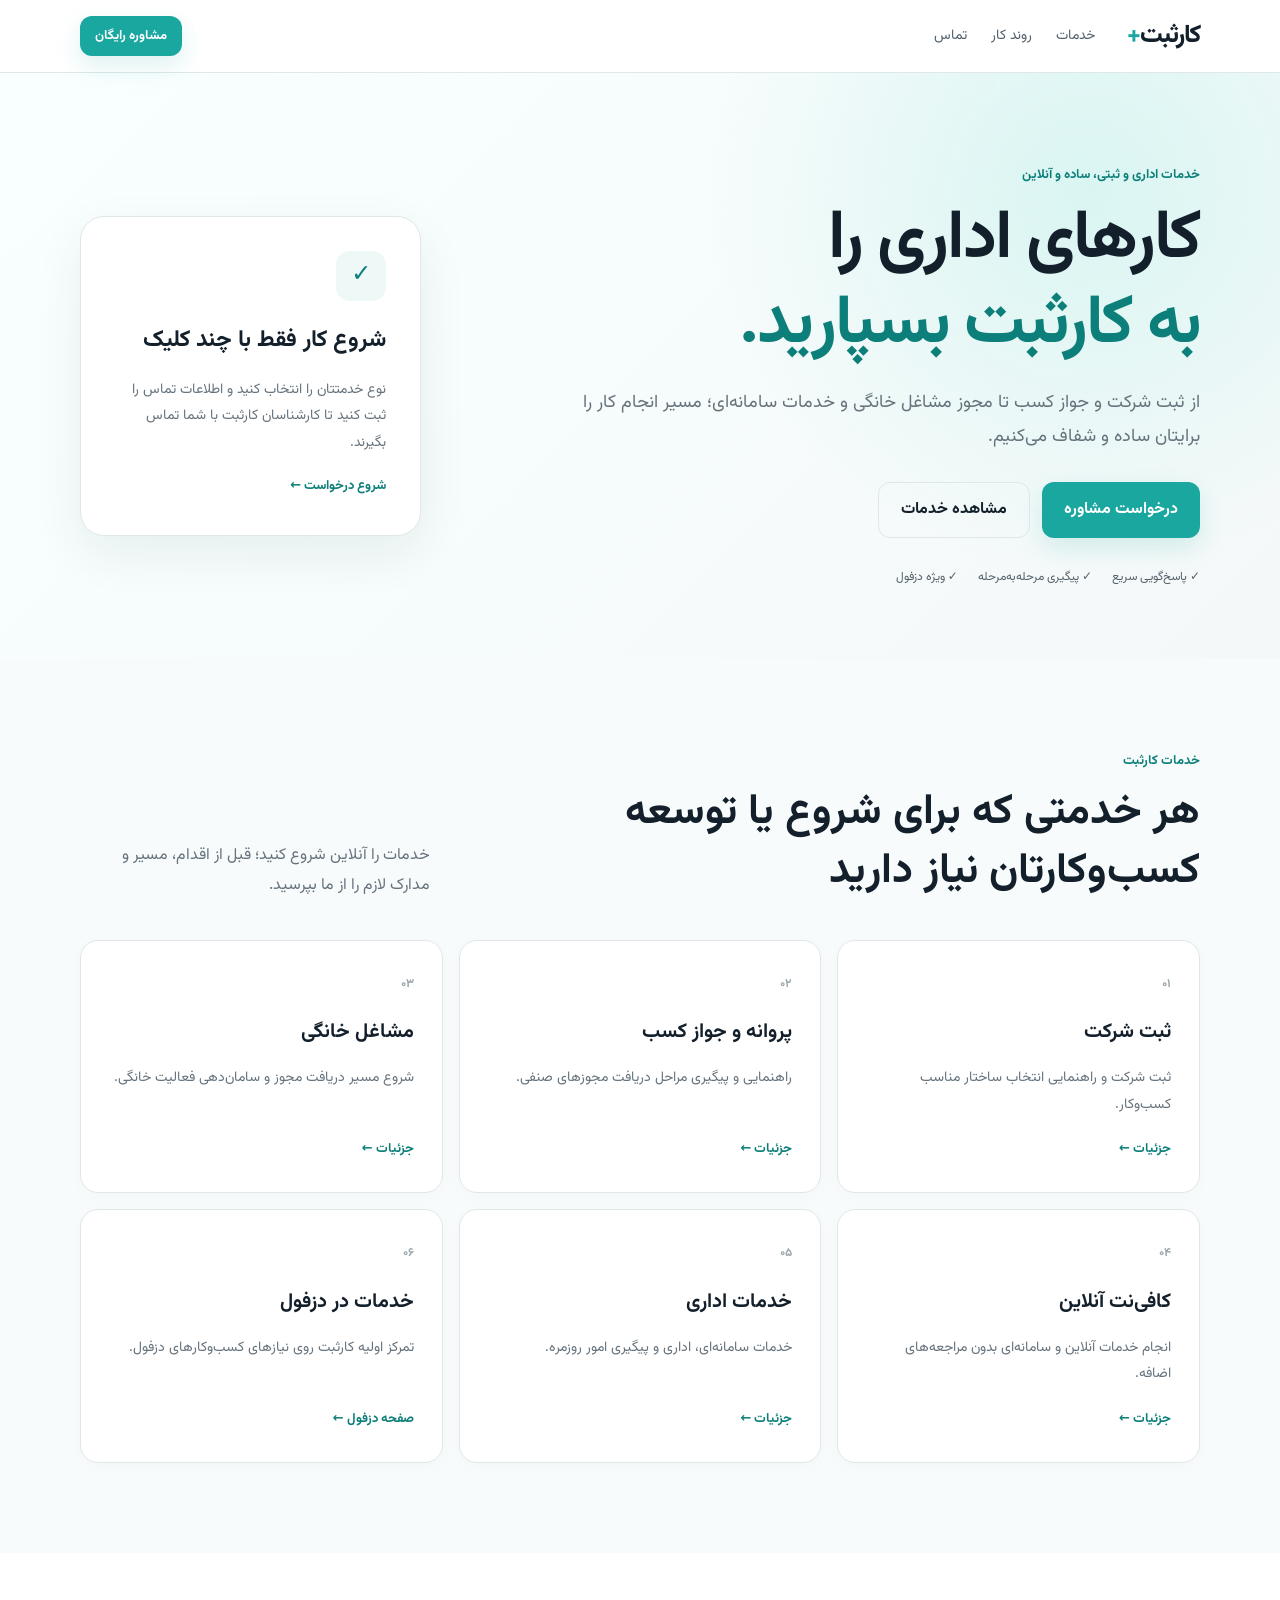
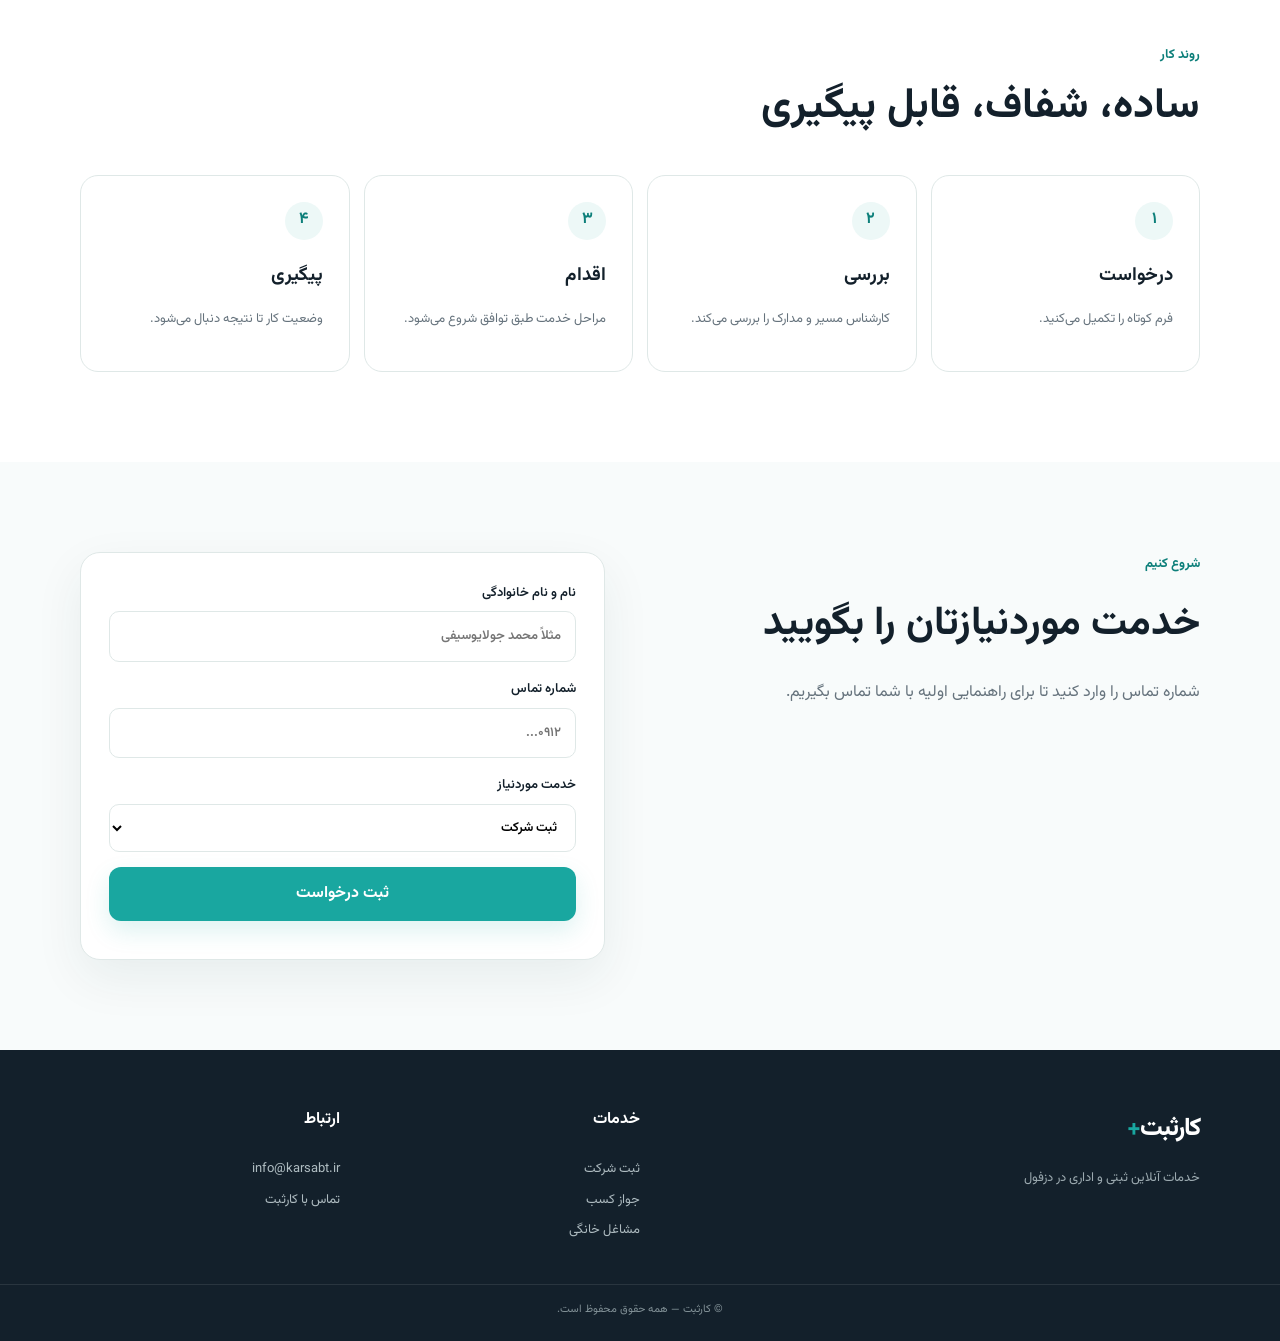
<file: index.html>
<!doctype html>
<html lang="fa" dir="rtl">
<head>
<meta charset="utf-8"><meta name="viewport" content="width=device-width,initial-scale=1">
<title>کارثبت | خدمات ثبت شرکت و مجوز کسب در دزفول</title>
<meta name="description" content="کارثبت؛ خدمات ثبت شرکت، جواز کسب، مجوز مشاغل خانگی و خدمات اداری آنلاین در دزفول.">
<link rel="canonical" href="https://karsabt.ir/">
<meta property="og:title" content="کارثبت | خدمات اداری و ثبتی آنلاین"><meta property="og:description" content="ثبت شرکت، جواز کسب، مجوز مشاغل خانگی و خدمات اداری در دزفول."><meta property="og:type" content="website"><meta property="og:url" content="https://karsabt.ir/">
<link rel="stylesheet" href="/assets/style.css">
<script defer src="/assets/app.js"></script>
<script type="application/ld+json">{"@context":"https://schema.org","@type":"Organization","name":"کارثبت","url":"https://karsabt.ir/","areaServed":"دزفول","description":"خدمات آنلاین ثبتی، مجوز و اداری"}</script>
</head>
<body>
<header class="header"><div class="container nav"><a class="logo" href="/">کارثبت<span>+</span></a><nav><a href="#services">خدمات</a><a href="#process">روند کار</a><a href="#contact">تماس</a></nav><a class="btn btn-small" href="#lead">مشاوره رایگان</a></div></header>
<main>
<section class="hero"><div class="container hero-grid"><div><div class="eyebrow">خدمات اداری و ثبتی، ساده و آنلاین</div><h1>کارهای اداری را<br><strong>به کارثبت بسپارید.</strong></h1><p>از ثبت شرکت و جواز کسب تا مجوز مشاغل خانگی و خدمات سامانه‌ای؛ مسیر انجام کار را برایتان ساده و شفاف می‌کنیم.</p><div class="actions"><a class="btn" href="#lead">درخواست مشاوره</a><a class="btn btn-ghost" href="#services">مشاهده خدمات</a></div><div class="trust"><span>✓ پاسخ‌گویی سریع</span><span>✓ پیگیری مرحله‌به‌مرحله</span><span>✓ ویژه دزفول</span></div></div><div class="hero-card"><span class="card-icon">✓</span><h3>شروع کار فقط با چند کلیک</h3><p>نوع خدمتتان را انتخاب کنید و اطلاعات تماس را ثبت کنید تا کارشناسان کارثبت با شما تماس بگیرند.</p><a href="#lead">شروع درخواست ←</a></div></div></section>
<section id="services" class="section"><div class="container"><div class="section-head"><div><div class="eyebrow">خدمات کارثبت</div><h2>هر خدمتی که برای شروع یا توسعه کسب‌وکارتان نیاز دارید</h2></div><p>خدمات را آنلاین شروع کنید؛ قبل از اقدام، مسیر و مدارک لازم را از ما بپرسید.</p></div><div class="cards">
<a class="service" href="/services/company-registration"><b>۰۱</b><h3>ثبت شرکت</h3><p>ثبت شرکت و راهنمایی انتخاب ساختار مناسب کسب‌وکار.</p><span>جزئیات ←</span></a>
<a class="service" href="/services/business-license"><b>۰۲</b><h3>پروانه و جواز کسب</h3><p>راهنمایی و پیگیری مراحل دریافت مجوزهای صنفی.</p><span>جزئیات ←</span></a>
<a class="service" href="/services/home-business"><b>۰۳</b><h3>مشاغل خانگی</h3><p>شروع مسیر دریافت مجوز و سامان‌دهی فعالیت خانگی.</p><span>جزئیات ←</span></a>
<a class="service" href="/services/online-cafenet"><b>۰۴</b><h3>کافی‌نت آنلاین</h3><p>انجام خدمات آنلاین و سامانه‌ای بدون مراجعه‌های اضافه.</p><span>جزئیات ←</span></a>
<a class="service" href="/services/administrative"><b>۰۵</b><h3>خدمات اداری</h3><p>خدمات سامانه‌ای، اداری و پیگیری امور روزمره.</p><span>جزئیات ←</span></a>
<a class="service" href="/cities/dezful"><b>۰۶</b><h3>خدمات در دزفول</h3><p>تمرکز اولیه کارثبت روی نیازهای کسب‌وکارهای دزفول.</p><span>صفحه دزفول ←</span></a>
</div></div></section>
<section id="process" class="section alt"><div class="container"><div class="section-head"><div><div class="eyebrow">روند کار</div><h2>ساده، شفاف، قابل پیگیری</h2></div></div><div class="steps"><div><strong>۱</strong><h3>درخواست</h3><p>فرم کوتاه را تکمیل می‌کنید.</p></div><div><strong>۲</strong><h3>بررسی</h3><p>کارشناس مسیر و مدارک را بررسی می‌کند.</p></div><div><strong>۳</strong><h3>اقدام</h3><p>مراحل خدمت طبق توافق شروع می‌شود.</p></div><div><strong>۴</strong><h3>پیگیری</h3><p>وضعیت کار تا نتیجه دنبال می‌شود.</p></div></div></div></section>
<section id="lead" class="section"><div class="container lead-wrap"><div><div class="eyebrow">شروع کنیم</div><h2>خدمت موردنیازتان را بگویید</h2><p>شماره تماس را وارد کنید تا برای راهنمایی اولیه با شما تماس بگیریم.</p></div><form id="leadForm" class="lead-form"><label>نام و نام خانوادگی<input name="name" required placeholder="مثلاً محمد جولایوسیفی"></label><label>شماره تماس<input name="phone" required inputmode="tel" placeholder="۰۹۱۲..." pattern="[0-9۰-۹+ -]{8,}"></label><label>خدمت موردنیاز<select name="service"><option>ثبت شرکت</option><option>جواز کسب</option><option>مجوز مشاغل خانگی</option><option>کافی‌نت آنلاین</option><option>خدمات اداری</option><option>سایر</option></select></label><button class="btn" type="submit">ثبت درخواست</button><small id="formMsg"></small></form></div></section>
</main>
<footer id="contact"><div class="container footer"><div><a class="logo" href="/">کارثبت<span>+</span></a><p>خدمات آنلاین ثبتی و اداری در دزفول</p></div><div><h4>خدمات</h4><a href="/services/company-registration">ثبت شرکت</a><a href="/services/business-license">جواز کسب</a><a href="/services/home-business">مشاغل خانگی</a></div><div><h4>ارتباط</h4><a href="mailto:info@karsabt.ir">info@karsabt.ir</a><a href="/contact">تماس با کارثبت</a></div></div><div class="copyright">© کارثبت — همه حقوق محفوظ است.</div></footer>
</body></html>
</file>
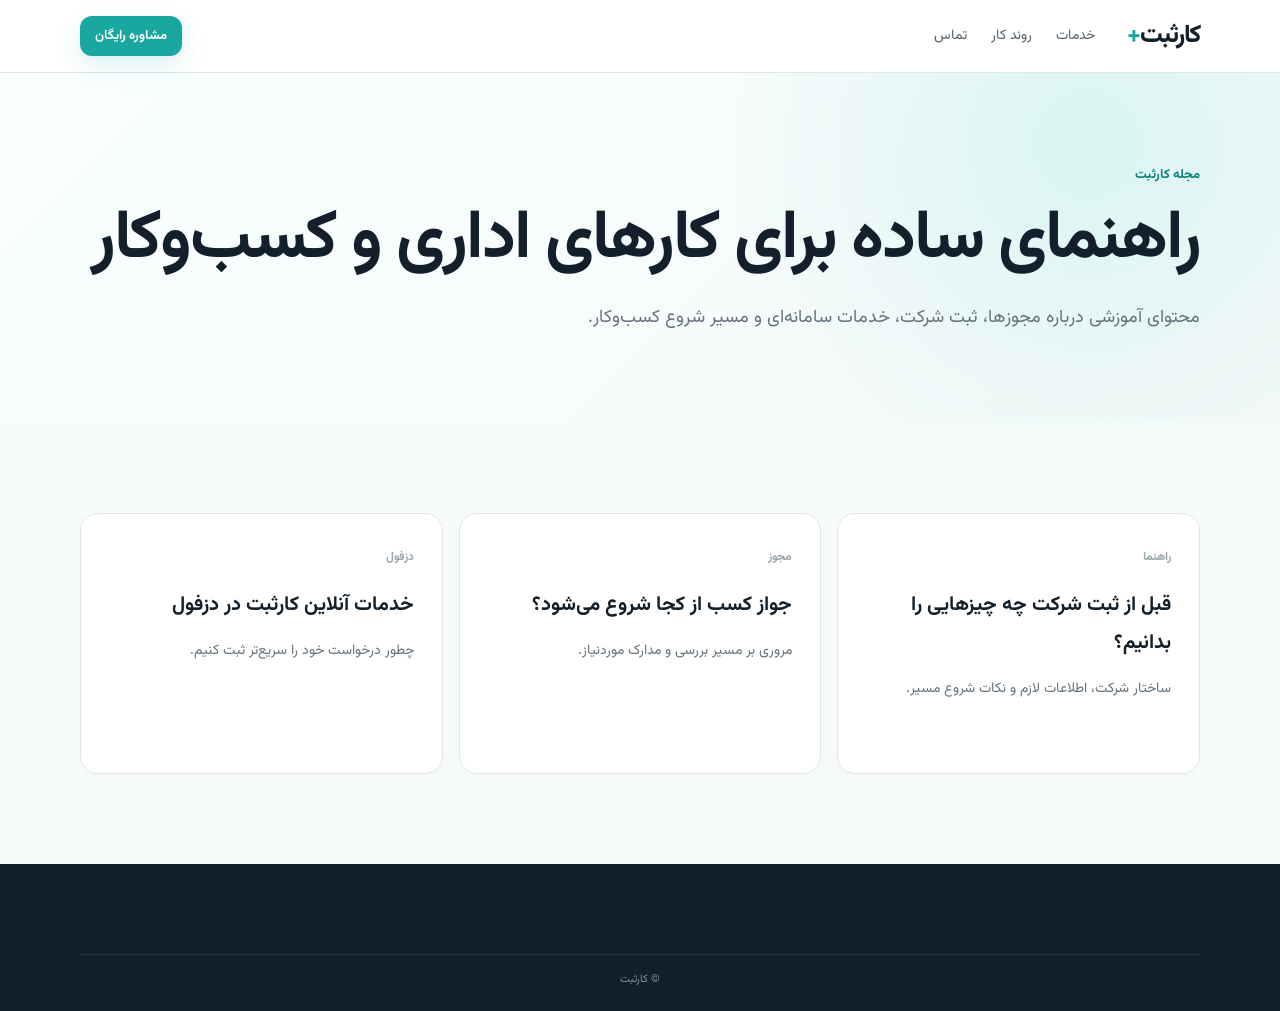
<file: blog/index.html>
<!doctype html><html lang="fa" dir="rtl"><head><meta charset="utf-8"><meta name="viewport" content="width=device-width,initial-scale=1"><title>مجله کارثبت | راهنمای خدمات اداری و کسب‌وکار</title><meta name="description" content="راهنمای کارثبت برای ثبت شرکت، جواز کسب، مشاغل خانگی و خدمات اداری."><link rel="canonical" href="https://karsabt.ir/blog"><link rel="stylesheet" href="/assets/style.css"></head><body><header class="header"><div class="container nav"><a class="logo" href="/">کارثبت<span>+</span></a><nav><a href="/#services">خدمات</a><a href="/#process">روند کار</a><a href="/contact">تماس</a></nav><a class="btn btn-small" href="/#lead">مشاوره رایگان</a></div></header><main><section class="hero"><div class="container"><div class="eyebrow">مجله کارثبت</div><h1>راهنمای ساده برای کارهای اداری و کسب‌وکار</h1><p>محتوای آموزشی درباره مجوزها، ثبت شرکت، خدمات سامانه‌ای و مسیر شروع کسب‌وکار.</p></div></section><section class="section"><div class="container"><div class="cards"><article class="service"><b>راهنما</b><h3>قبل از ثبت شرکت چه چیزهایی را بدانیم؟</h3><p>ساختار شرکت، اطلاعات لازم و نکات شروع مسیر.</p></article><article class="service"><b>مجوز</b><h3>جواز کسب از کجا شروع می‌شود؟</h3><p>مروری بر مسیر بررسی و مدارک موردنیاز.</p></article><article class="service"><b>دزفول</b><h3>خدمات آنلاین کارثبت در دزفول</h3><p>چطور درخواست خود را سریع‌تر ثبت کنیم.</p></article></div></div></section></main><footer><div class="container copyright">© کارثبت</div></footer></body></html>
</file>
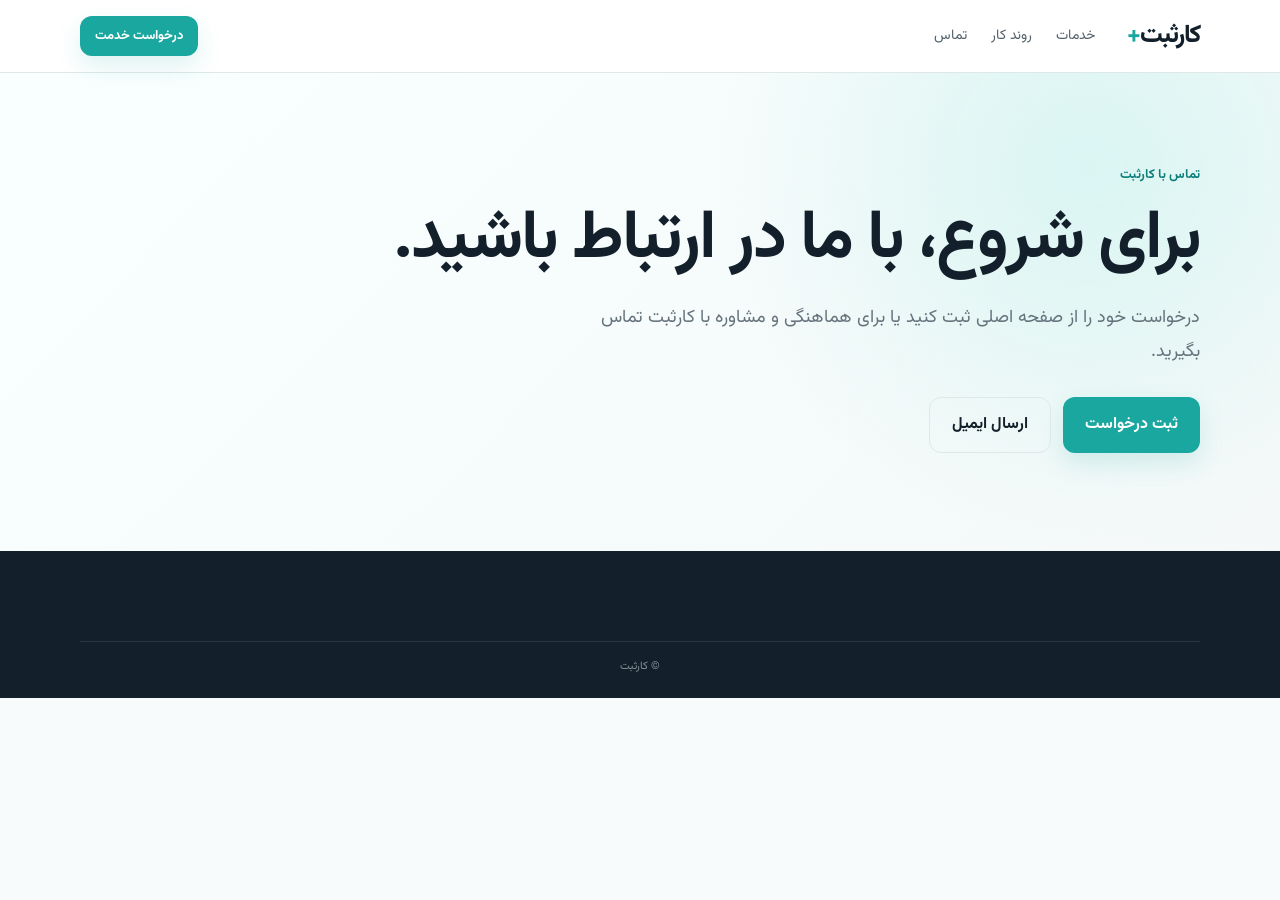
<file: contact/index.html>
<!doctype html><html lang="fa" dir="rtl"><head><meta charset="utf-8"><meta name="viewport" content="width=device-width,initial-scale=1"><title>تماس با کارثبت</title><meta name="description" content="تماس با کارثبت برای مشاوره و درخواست خدمات ثبتی و اداری."><link rel="canonical" href="https://karsabt.ir/contact"><link rel="stylesheet" href="/assets/style.css"></head><body><header class="header"><div class="container nav"><a class="logo" href="/">کارثبت<span>+</span></a><nav><a href="/#services">خدمات</a><a href="/#process">روند کار</a><a href="/contact">تماس</a></nav><a class="btn btn-small" href="/#lead">درخواست خدمت</a></div></header><main><section class="hero"><div class="container"><div class="eyebrow">تماس با کارثبت</div><h1>برای شروع، با ما در ارتباط باشید.</h1><p>درخواست خود را از صفحه اصلی ثبت کنید یا برای هماهنگی و مشاوره با کارثبت تماس بگیرید.</p><div class="actions"><a class="btn" href="/#lead">ثبت درخواست</a><a class="btn btn-ghost" href="mailto:info@karsabt.ir">ارسال ایمیل</a></div></div></section></main><footer><div class="container copyright">© کارثبت</div></footer></body></html>
</file>
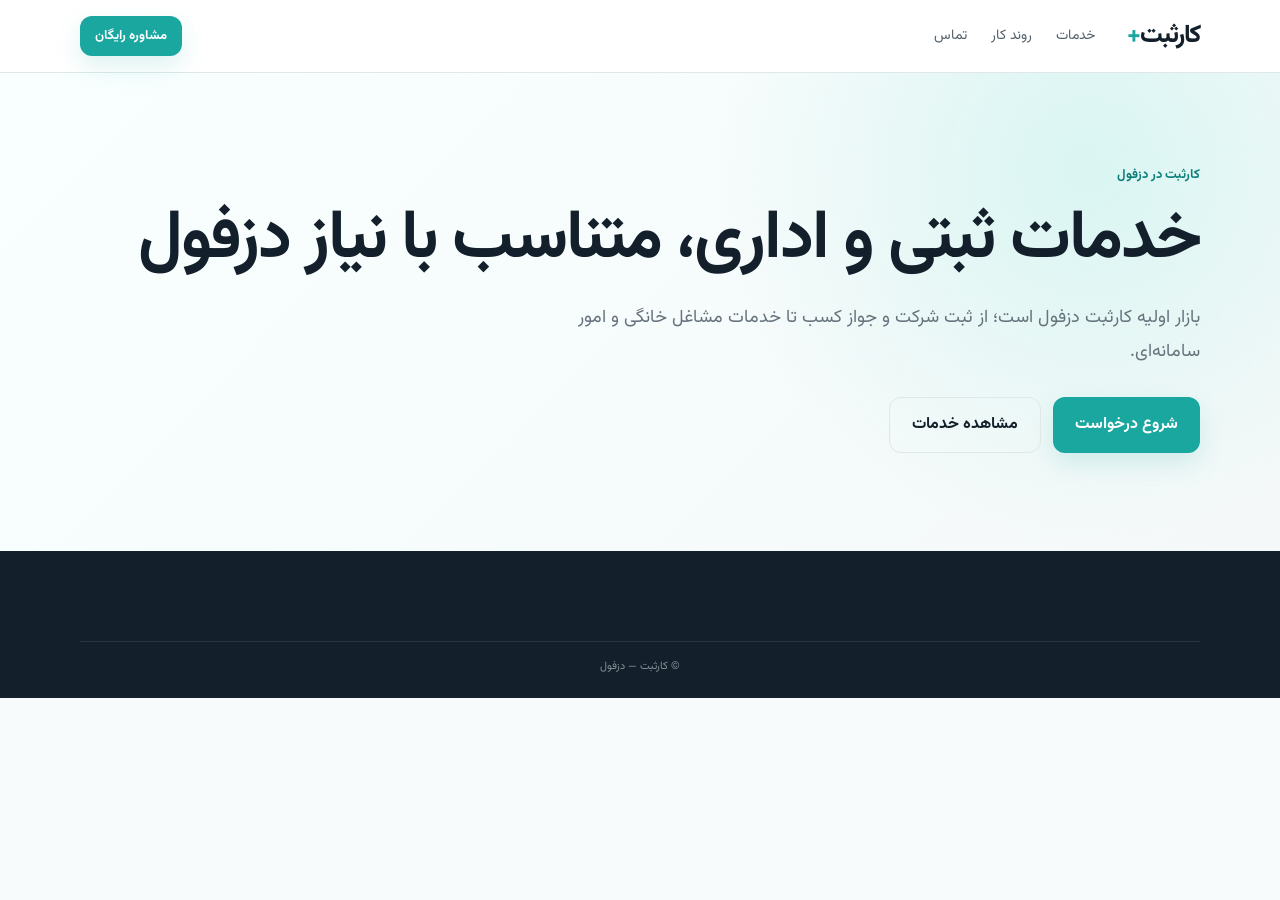
<file: cities/dezful/index.html>
<!doctype html><html lang="fa" dir="rtl"><head><meta charset="utf-8"><meta name="viewport" content="width=device-width,initial-scale=1"><title>خدمات ثبتی و اداری در دزفول | کارثبت</title><meta name="description" content="کارثبت؛ خدمات ثبت شرکت، جواز کسب، مشاغل خانگی و خدمات اداری در دزفول."><link rel="canonical" href="https://karsabt.ir/cities/dezful"><link rel="stylesheet" href="/assets/style.css"></head><body><header class="header"><div class="container nav"><a class="logo" href="/">کارثبت<span>+</span></a><nav><a href="/#services">خدمات</a><a href="/#process">روند کار</a><a href="/contact">تماس</a></nav><a class="btn btn-small" href="/#lead">مشاوره رایگان</a></div></header><main><section class="hero"><div class="container"><div class="eyebrow">کارثبت در دزفول</div><h1>خدمات ثبتی و اداری، متناسب با نیاز دزفول</h1><p>بازار اولیه کارثبت دزفول است؛ از ثبت شرکت و جواز کسب تا خدمات مشاغل خانگی و امور سامانه‌ای.</p><div class="actions"><a class="btn" href="/#lead">شروع درخواست</a><a class="btn btn-ghost" href="/">مشاهده خدمات</a></div></div></section></main><footer><div class="container copyright">© کارثبت — دزفول</div></footer></body></html>
</file>
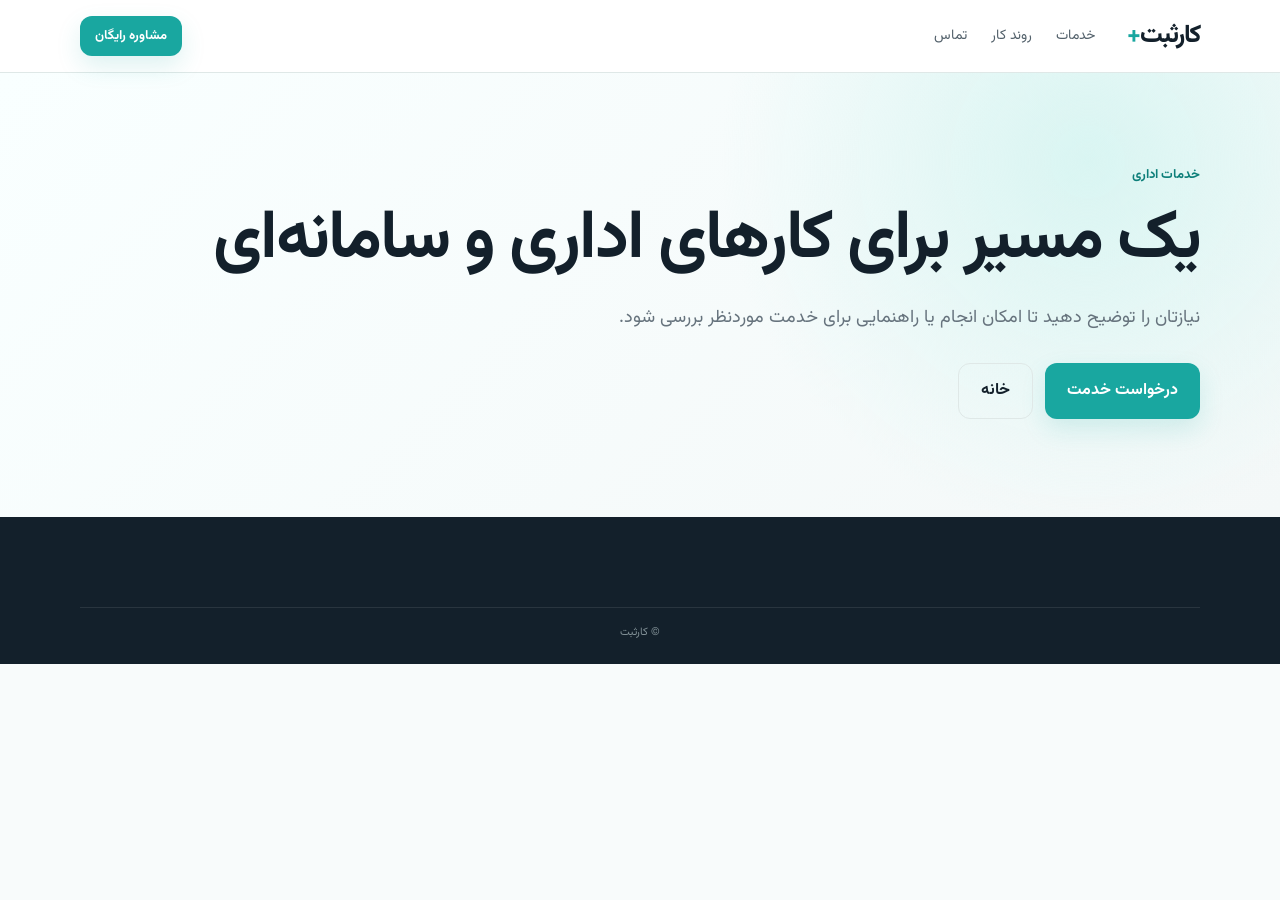
<file: services/administrative/index.html>
<!doctype html><html lang="fa" dir="rtl"><head><meta charset="utf-8"><meta name="viewport" content="width=device-width,initial-scale=1"><title>خدمات اداری | کارثبت</title><meta name="description" content="خدمات اداری، مالیاتی، قضایی و سامانه‌ای کارثبت در دزفول."><link rel="canonical" href="https://karsabt.ir/services/administrative"><link rel="stylesheet" href="/assets/style.css"></head><body><header class="header"><div class="container nav"><a class="logo" href="/">کارثبت<span>+</span></a><nav><a href="/#services">خدمات</a><a href="/#process">روند کار</a><a href="/contact">تماس</a></nav><a class="btn btn-small" href="/#lead">مشاوره رایگان</a></div></header><main><section class="hero"><div class="container"><div class="eyebrow">خدمات اداری</div><h1>یک مسیر برای کارهای اداری و سامانه‌ای</h1><p>نیازتان را توضیح دهید تا امکان انجام یا راهنمایی برای خدمت موردنظر بررسی شود.</p><div class="actions"><a class="btn" href="/#lead">درخواست خدمت</a><a class="btn btn-ghost" href="/">خانه</a></div></div></section></main><footer><div class="container copyright">© کارثبت</div></footer></body></html>
</file>
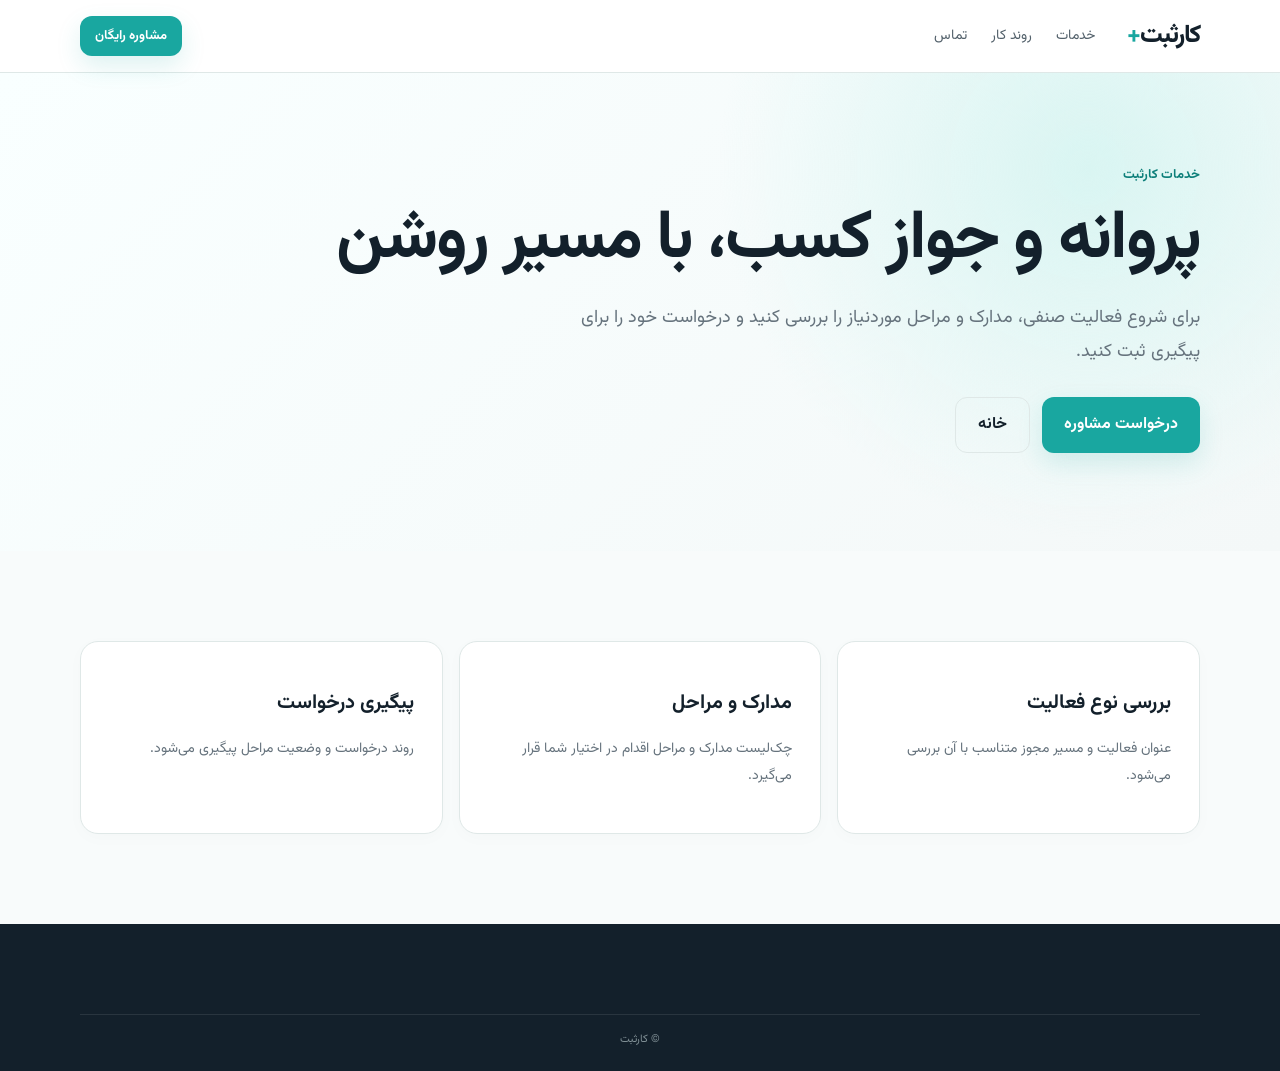
<file: services/business-license/index.html>
<!doctype html><html lang="fa" dir="rtl"><head><meta charset="utf-8"><meta name="viewport" content="width=device-width,initial-scale=1"><title>پروانه و جواز کسب | کارثبت</title><meta name="description" content="راهنمایی و پیگیری دریافت پروانه و جواز کسب صنفی در دزفول."><link rel="canonical" href="https://karsabt.ir/services/business-license"><link rel="stylesheet" href="/assets/style.css"></head><body><header class="header"><div class="container nav"><a class="logo" href="/">کارثبت<span>+</span></a><nav><a href="/#services">خدمات</a><a href="/#process">روند کار</a><a href="/contact">تماس</a></nav><a class="btn btn-small" href="/#lead">مشاوره رایگان</a></div></header><main><section class="hero"><div class="container"><div class="eyebrow">خدمات کارثبت</div><h1>پروانه و جواز کسب، با مسیر روشن</h1><p>برای شروع فعالیت صنفی، مدارک و مراحل موردنیاز را بررسی کنید و درخواست خود را برای پیگیری ثبت کنید.</p><div class="actions"><a class="btn" href="/#lead">درخواست مشاوره</a><a class="btn btn-ghost" href="/">خانه</a></div></div></section><section class="section"><div class="container"><div class="cards"><div class="service"><h3>بررسی نوع فعالیت</h3><p>عنوان فعالیت و مسیر مجوز متناسب با آن بررسی می‌شود.</p></div><div class="service"><h3>مدارک و مراحل</h3><p>چک‌لیست مدارک و مراحل اقدام در اختیار شما قرار می‌گیرد.</p></div><div class="service"><h3>پیگیری درخواست</h3><p>روند درخواست و وضعیت مراحل پیگیری می‌شود.</p></div></div></div></section></main><footer><div class="container copyright">© کارثبت</div></footer></body></html>
</file>
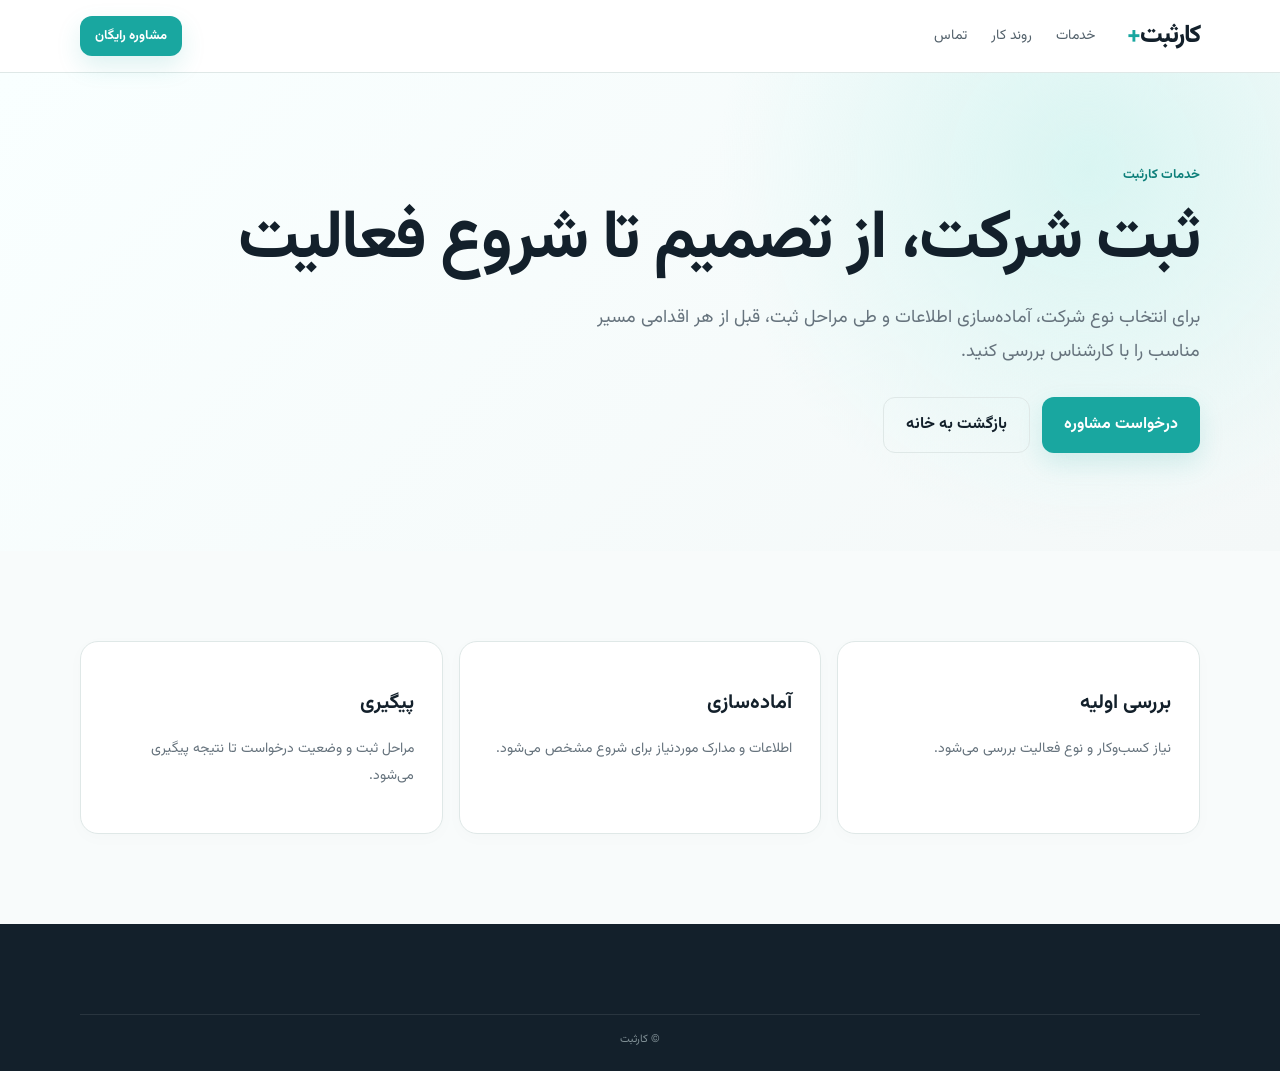
<file: services/company-registration/index.html>
<!doctype html><html lang="fa" dir="rtl"><head><meta charset="utf-8"><meta name="viewport" content="width=device-width,initial-scale=1"><title>ثبت شرکت | کارثبت</title><meta name="description" content="راهنمایی و انجام مراحل ثبت شرکت با کارثبت در دزفول."><link rel="canonical" href="https://karsabt.ir/services/company-registration"><link rel="stylesheet" href="/assets/style.css"></head><body><header class="header"><div class="container nav"><a class="logo" href="/">کارثبت<span>+</span></a><nav><a href="/#services">خدمات</a><a href="/#process">روند کار</a><a href="/contact">تماس</a></nav><a class="btn btn-small" href="/#lead">مشاوره رایگان</a></div></header><main><section class="hero"><div class="container"><div class="eyebrow">خدمات کارثبت</div><h1>ثبت شرکت، از تصمیم تا شروع فعالیت</h1><p>برای انتخاب نوع شرکت، آماده‌سازی اطلاعات و طی مراحل ثبت، قبل از هر اقدامی مسیر مناسب را با کارشناس بررسی کنید.</p><div class="actions"><a class="btn" href="/#lead">درخواست مشاوره</a><a class="btn btn-ghost" href="/">بازگشت به خانه</a></div></div></section><section class="section"><div class="container"><div class="cards"><div class="service"><h3>بررسی اولیه</h3><p>نیاز کسب‌وکار و نوع فعالیت بررسی می‌شود.</p></div><div class="service"><h3>آماده‌سازی</h3><p>اطلاعات و مدارک موردنیاز برای شروع مشخص می‌شود.</p></div><div class="service"><h3>پیگیری</h3><p>مراحل ثبت و وضعیت درخواست تا نتیجه پیگیری می‌شود.</p></div></div></div></section></main><footer><div class="container copyright">© کارثبت</div></footer></body></html>
</file>
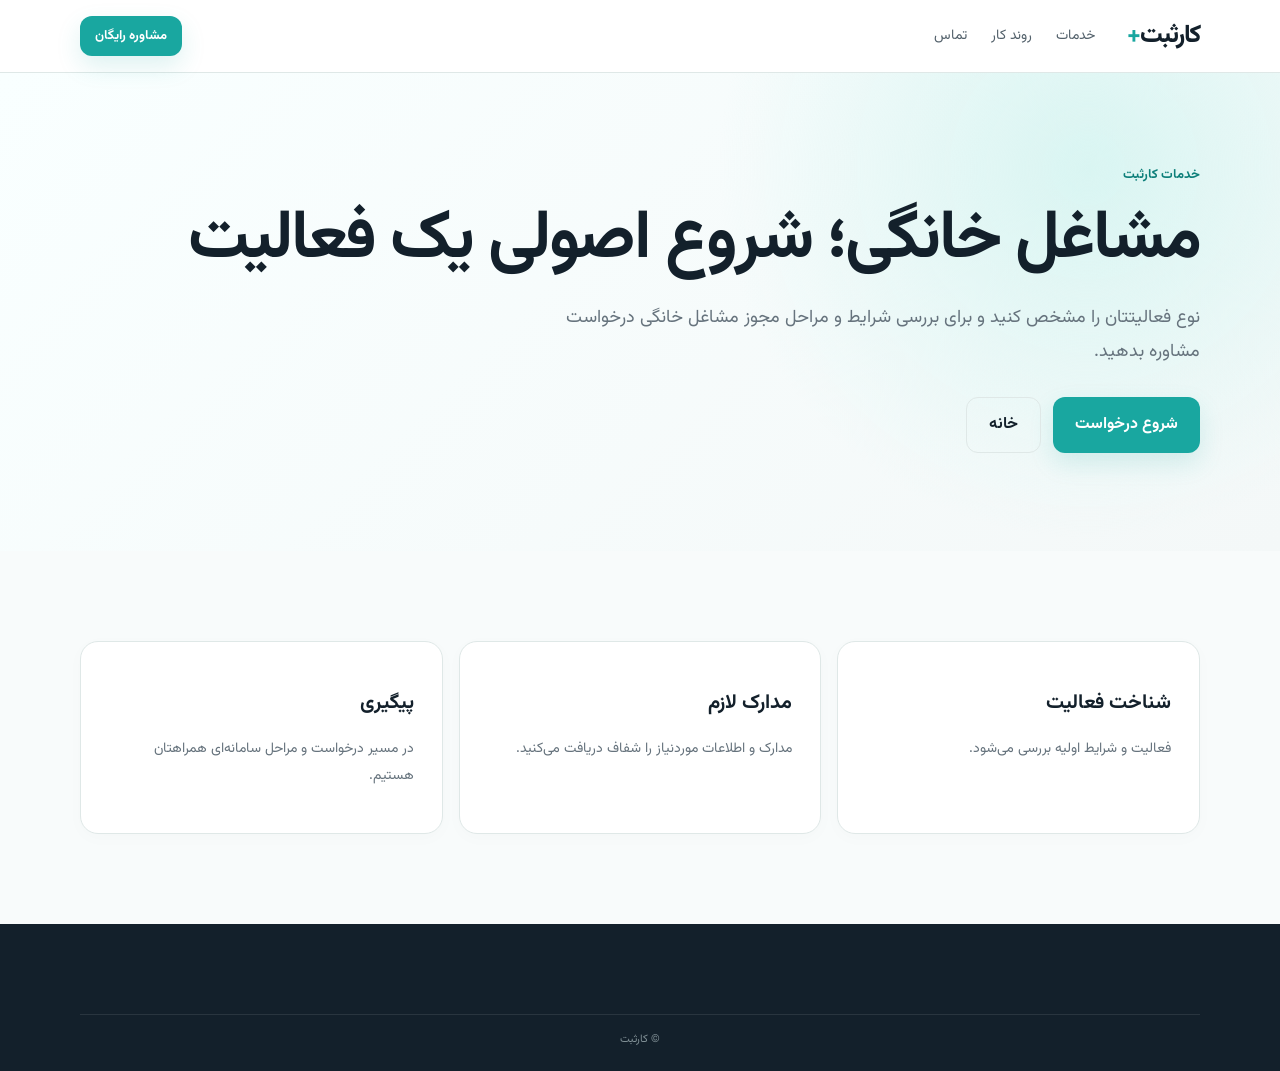
<file: services/home-business/index.html>
<!doctype html><html lang="fa" dir="rtl"><head><meta charset="utf-8"><meta name="viewport" content="width=device-width,initial-scale=1"><title>مجوز مشاغل خانگی | کارثبت</title><meta name="description" content="راهنمایی برای مسیر دریافت مجوز مشاغل خانگی و شروع فعالیت قانونی."><link rel="canonical" href="https://karsabt.ir/services/home-business"><link rel="stylesheet" href="/assets/style.css"></head><body><header class="header"><div class="container nav"><a class="logo" href="/">کارثبت<span>+</span></a><nav><a href="/#services">خدمات</a><a href="/#process">روند کار</a><a href="/contact">تماس</a></nav><a class="btn btn-small" href="/#lead">مشاوره رایگان</a></div></header><main><section class="hero"><div class="container"><div class="eyebrow">خدمات کارثبت</div><h1>مشاغل خانگی؛ شروع اصولی یک فعالیت</h1><p>نوع فعالیتتان را مشخص کنید و برای بررسی شرایط و مراحل مجوز مشاغل خانگی درخواست مشاوره بدهید.</p><div class="actions"><a class="btn" href="/#lead">شروع درخواست</a><a class="btn btn-ghost" href="/">خانه</a></div></div></section><section class="section"><div class="container"><div class="cards"><div class="service"><h3>شناخت فعالیت</h3><p>فعالیت و شرایط اولیه بررسی می‌شود.</p></div><div class="service"><h3>مدارک لازم</h3><p>مدارک و اطلاعات موردنیاز را شفاف دریافت می‌کنید.</p></div><div class="service"><h3>پیگیری</h3><p>در مسیر درخواست و مراحل سامانه‌ای همراهتان هستیم.</p></div></div></div></section></main><footer><div class="container copyright">© کارثبت</div></footer></body></html>
</file>
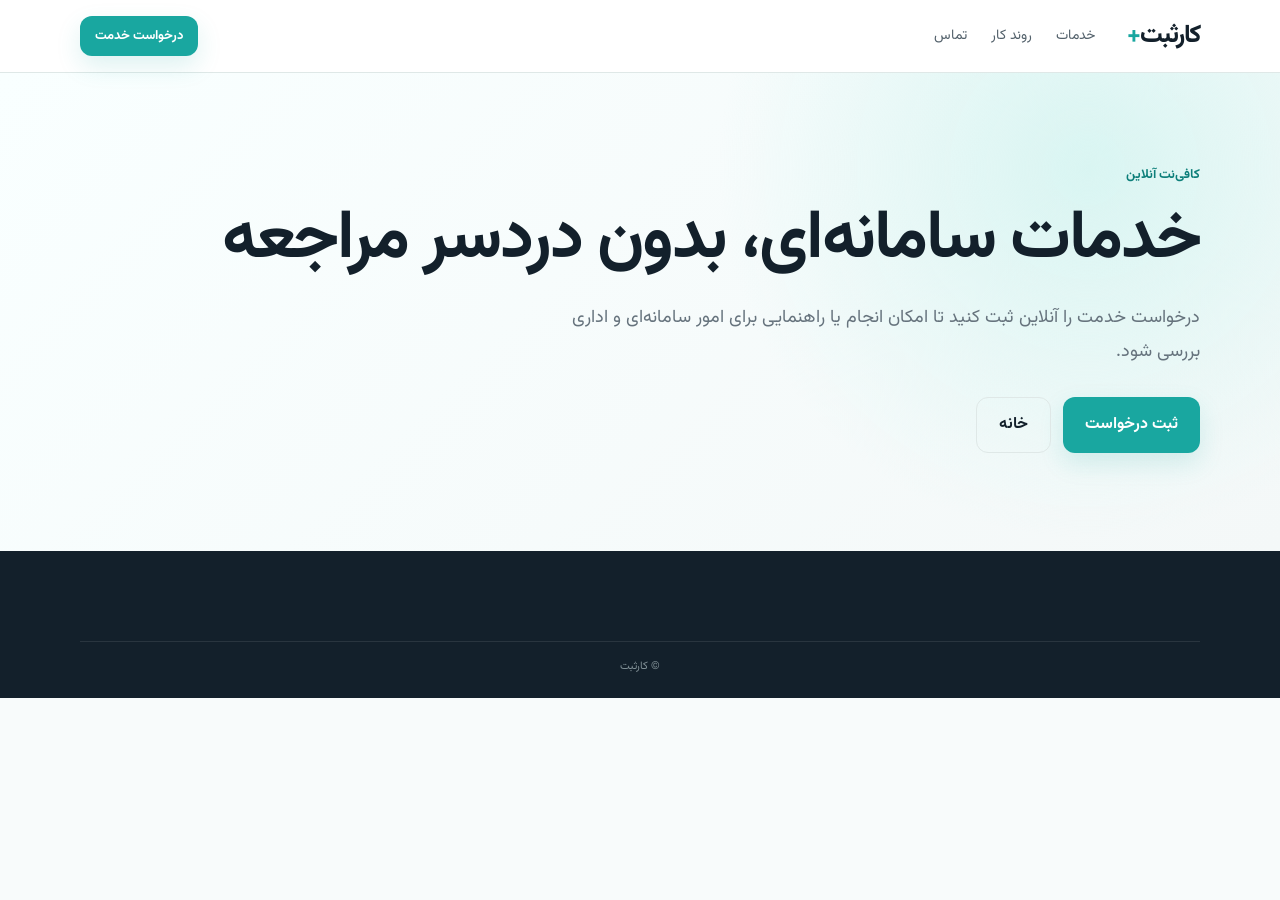
<file: services/online-cafenet/index.html>
<!doctype html><html lang="fa" dir="rtl"><head><meta charset="utf-8"><meta name="viewport" content="width=device-width,initial-scale=1"><title>کافی‌نت آنلاین | کارثبت</title><meta name="description" content="انجام خدمات آنلاین و سامانه‌ای با کارثبت."><link rel="canonical" href="https://karsabt.ir/services/online-cafenet"><link rel="stylesheet" href="/assets/style.css"></head><body><header class="header"><div class="container nav"><a class="logo" href="/">کارثبت<span>+</span></a><nav><a href="/#services">خدمات</a><a href="/#process">روند کار</a><a href="/contact">تماس</a></nav><a class="btn btn-small" href="/#lead">درخواست خدمت</a></div></header><main><section class="hero"><div class="container"><div class="eyebrow">کافی‌نت آنلاین</div><h1>خدمات سامانه‌ای، بدون دردسر مراجعه</h1><p>درخواست خدمت را آنلاین ثبت کنید تا امکان انجام یا راهنمایی برای امور سامانه‌ای و اداری بررسی شود.</p><div class="actions"><a class="btn" href="/#lead">ثبت درخواست</a><a class="btn btn-ghost" href="/">خانه</a></div></div></section></main><footer><div class="container copyright">© کارثبت</div></footer></body></html>
</file>
<file: assets/style.css>
@import url('https://fonts.googleapis.com/css2?family=Vazirmatn:wght@400;500;600;700;800&display=swap');
:root{--ink:#13202b;--muted:#66737d;--brand:#19a7a0;--brand2:#0d7f7a;--soft:#edf8f7;--line:#dfe8e7;--bg:#f8fbfb;--white:#fff;--shadow:0 18px 50px #103b3a12}*{box-sizing:border-box}html{scroll-behavior:smooth}body{margin:0;font-family:Vazirmatn,system-ui,sans-serif;color:var(--ink);background:var(--bg);line-height:1.9}a{color:inherit;text-decoration:none}.container{width:min(1120px,calc(100% - 32px));margin:auto}.header{position:sticky;top:0;z-index:10;background:#ffffffeb;backdrop-filter:blur(12px);border-bottom:1px solid var(--line)}.nav{height:72px;display:flex;align-items:center;gap:32px}.logo{font-weight:800;font-size:25px;letter-spacing:-1px}.logo span{color:var(--brand)}nav{display:flex;gap:24px;flex:1}nav a{color:#53616b;font-size:14px}.btn{display:inline-flex;align-items:center;justify-content:center;border:0;border-radius:12px;background:var(--brand);color:#fff;padding:12px 22px;font:inherit;font-weight:700;cursor:pointer;box-shadow:0 10px 24px #19a7a026}.btn:hover{background:var(--brand2)}.btn-small{padding:8px 15px;font-size:13px}.btn-ghost{background:transparent;color:var(--ink);box-shadow:none;border:1px solid var(--line)}.hero{padding:90px 0 70px;background:radial-gradient(circle at 85% 20%,#d9f5f2,transparent 32%),linear-gradient(135deg,#f9ffff,#f4f8f8)}.hero-grid{display:grid;grid-template-columns:1.35fr .65fr;gap:70px;align-items:center}.eyebrow{color:var(--brand2);font-weight:700;font-size:13px;margin-bottom:10px}.hero h1{font-size:clamp(40px,6vw,68px);line-height:1.25;letter-spacing:-2px;margin:0 0 18px}.hero h1 strong{color:var(--brand2)}.hero p{font-size:18px;color:var(--muted);max-width:650px}.actions{display:flex;gap:12px;margin:28px 0}.trust{display:flex;gap:20px;flex-wrap:wrap;color:#53616b;font-size:12px}.hero-card{background:var(--white);border:1px solid var(--line);padding:34px;border-radius:24px;box-shadow:var(--shadow)}.card-icon{display:grid;place-items:center;width:50px;height:50px;border-radius:14px;background:var(--soft);color:var(--brand2);font-size:24px;font-weight:800}.hero-card h3{font-size:23px;margin:18px 0 8px}.hero-card p{font-size:14px}.hero-card a,.service span{color:var(--brand2);font-weight:700;font-size:13px}.section{padding:90px 0}.alt{background:#fff}.section-head{display:flex;justify-content:space-between;gap:50px;align-items:end;margin-bottom:38px}.section-head h2{font-size:clamp(27px,4vw,42px);line-height:1.4;margin:0;max-width:720px}.section-head>p{max-width:350px;color:var(--muted);margin:0}.cards{display:grid;grid-template-columns:repeat(3,1fr);gap:16px}.service{padding:28px;border:1px solid var(--line);border-radius:18px;background:#fff;transition:.2s;box-shadow:0 4px 18px #123b3a05}.service:hover{transform:translateY(-4px);box-shadow:var(--shadow);border-color:#b8dfdc}.service b{color:#9aa8ad;font-size:12px}.service h3{margin:14px 0 5px;font-size:20px}.service p{color:var(--muted);font-size:14px;min-height:55px}.steps{display:grid;grid-template-columns:repeat(4,1fr);gap:14px}.steps>div{padding:26px;border:1px solid var(--line);border-radius:18px}.steps strong{display:grid;place-items:center;width:38px;height:38px;border-radius:50%;background:var(--soft);color:var(--brand2)}.steps h3{margin-bottom:2px}.steps p{color:var(--muted);font-size:13px}.lead-wrap{display:grid;grid-template-columns:1fr 1fr;gap:70px;align-items:start}.lead-wrap h2{font-size:40px;margin:0 0 8px}.lead-wrap p{color:var(--muted)}.lead-form{background:#fff;padding:28px;border:1px solid var(--line);border-radius:20px;box-shadow:var(--shadow)}label{display:block;font-size:13px;font-weight:600;margin-bottom:15px}input,select{width:100%;margin-top:6px;padding:12px 14px;border:1px solid var(--line);border-radius:10px;background:#fff;font:inherit;outline:none}input:focus,select:focus{border-color:var(--brand)}.lead-form .btn{width:100%}small{display:block;margin-top:10px;color:var(--brand2)}footer{background:#13202b;color:#d9e1e4;padding:55px 0 20px}.footer{display:grid;grid-template-columns:2fr 1fr 1fr;gap:40px}.footer .logo{color:#fff}.footer p{color:#9caab0;font-size:13px}.footer h4{margin-top:0;color:#fff}.footer a:not(.logo){display:block;color:#aebbc0;font-size:13px;margin:6px 0}.copyright{border-top:1px solid #ffffff18;margin-top:35px;padding-top:15px;text-align:center;color:#819096;font-size:11px}@media(max-width:800px){nav{display:none}.hero{padding:55px 0}.hero-grid,.lead-wrap{grid-template-columns:1fr;gap:30px}.cards{grid-template-columns:1fr 1fr}.steps{grid-template-columns:1fr 1fr}.section{padding:60px 0}.section-head{display:block}.section-head>p{margin-top:10px}.hero h1{letter-spacing:-1px}.footer{grid-template-columns:1fr 1fr}}@media(max-width:520px){.nav{justify-content:space-between}.nav>.btn{display:none}.cards,.steps,.footer{grid-template-columns:1fr}.hero h1{font-size:39px}.actions{flex-direction:column}.actions .btn{width:100%}.trust{gap:8px;flex-direction:column}.lead-wrap h2{font-size:30px}}
</file>
